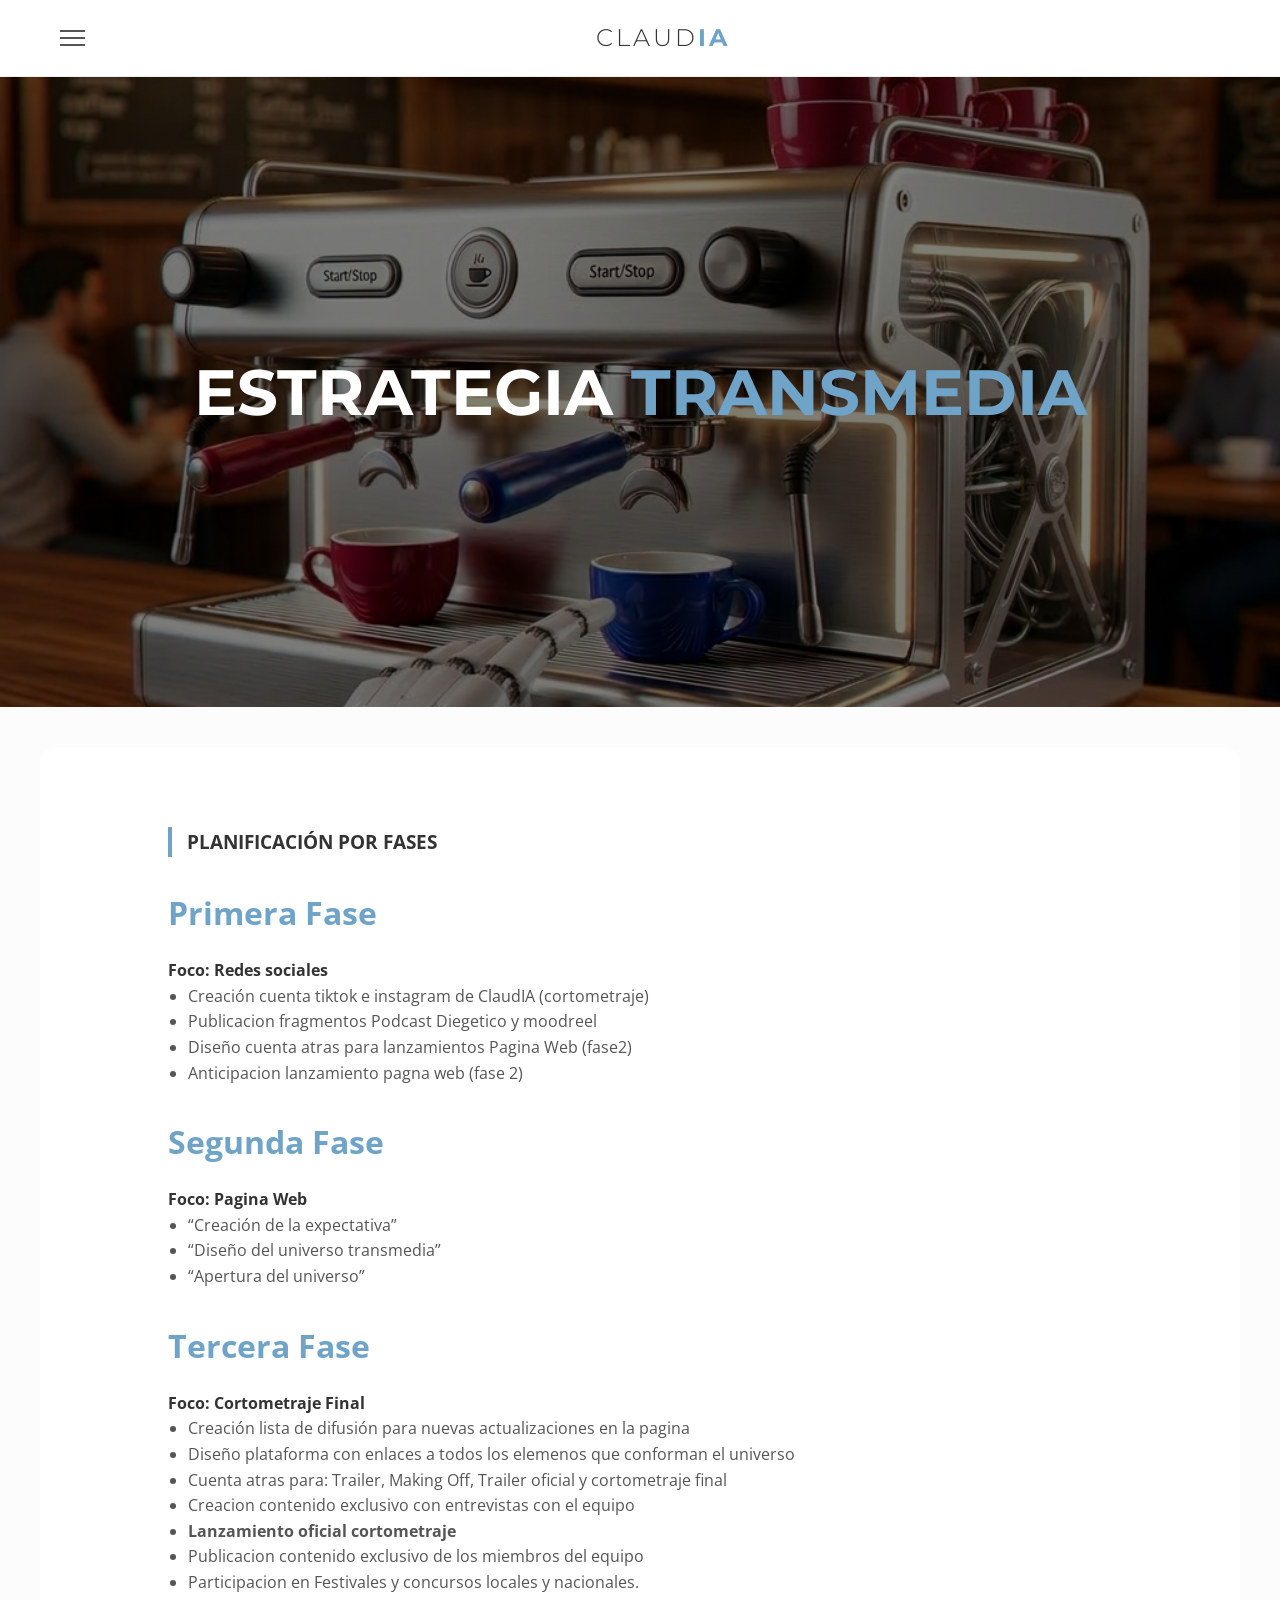
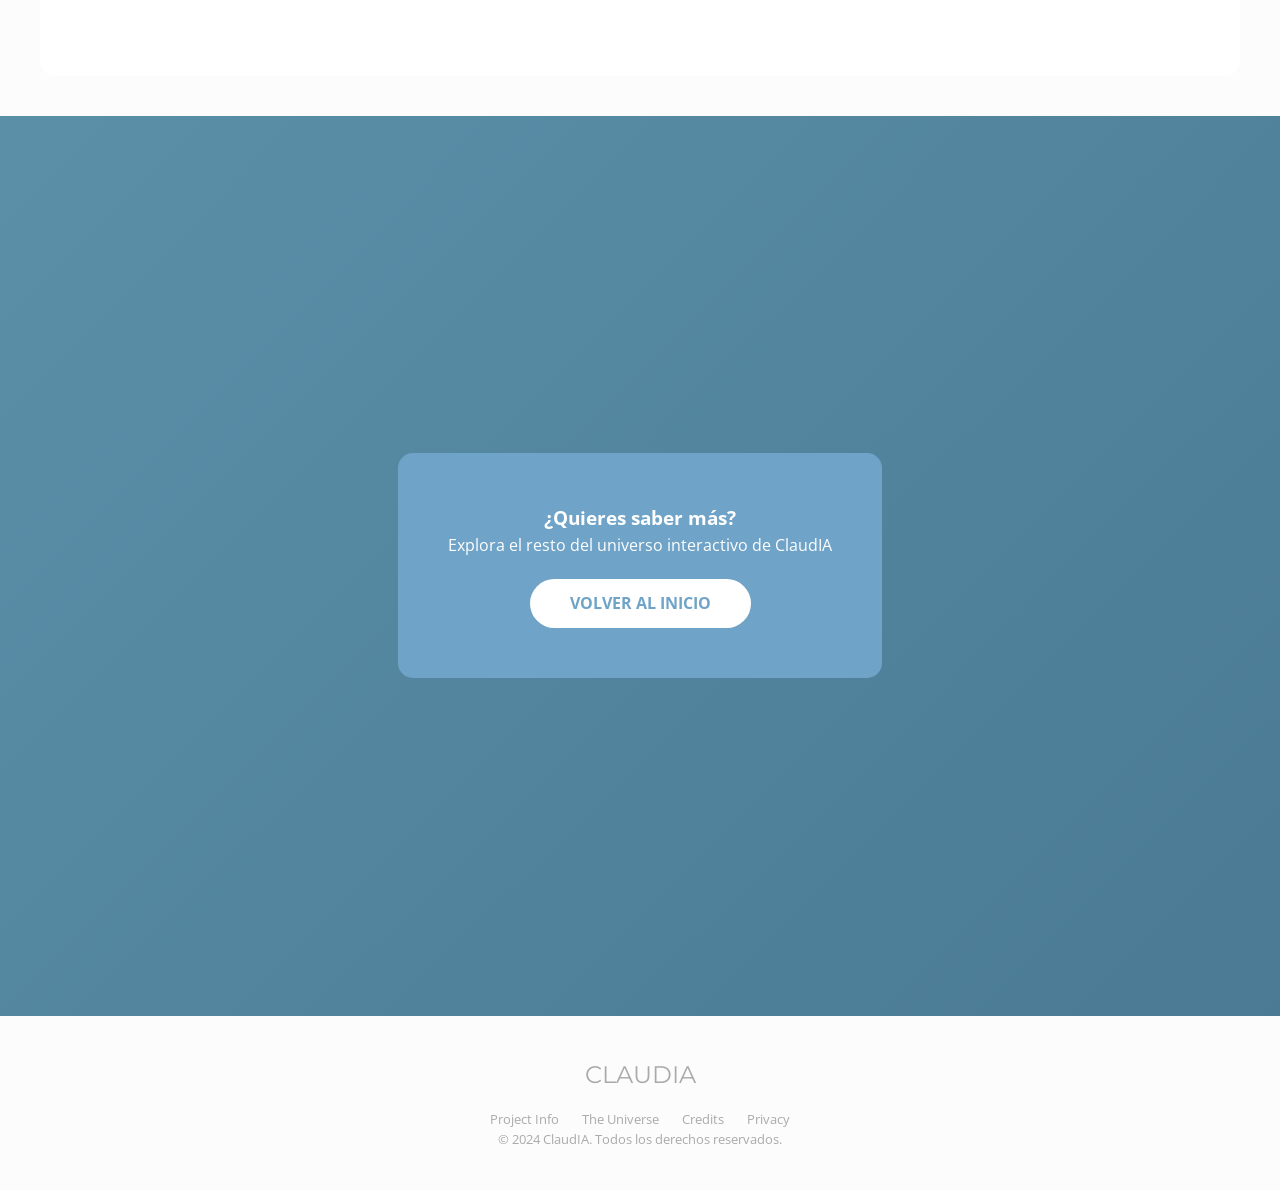
<file: estrategiatransmedia.html>
<!DOCTYPE html>
<html lang="es">
<head>
    <meta charset="UTF-8">
    <meta name="viewport" content="width=device-width, initial-scale=1.0">
    <title>ClaudIA - Estrategia Transmedia</title>
    <link rel="stylesheet" href="style.css">
    <link href="https://fonts.googleapis.com/css2?family=Montserrat:wght@300;400;700&family=Open+Sans:wght@300;400&display=swap" rel="stylesheet">
</head>

<body>

    <header>
        <nav class="navbar">
            <div class="menu-container">
                <div class="hamburger">
                    <span></span>
                    <span></span>
                    <span></span>
                    <ul class="dropdown-menu">
                        <li><a href="podcast.html">Podcast diegético</a></li>
                        <li><a href="moodreel.html">Moodreel 1</a></li>
                        <li><a href="vr.html">VR/3D</a></li>
                        <li><a href="cortometraje.html">Cortometraje</a></li>
                        <li><a href="sinopsis.html">Sinopsis</a></li>
                        <li><a href="estrategiatransmedia.html">Estrategia Transmedia</a></li>
                        <li class="special-link"><a href="index.html">Entra al universo de ClaudIA</a></li>
                    </ul>
                </div>
            </div>
            <div class="logo">
                <a href="index.html">
                    <h1>CLAUD<span>IA</span></h1>
                </a>
            </div>
            <div class="user-icon">
                <div class="circle-icon"></div>
            </div>
        </nav>
    </header>

<main>
  <!-- HERO SECTION -->
    <section class="hero" style="background-image: linear-gradient(rgba(0,0,0,0.5), rgba(0,0,0,0.5)), url('imagenes/cafetera.png');">
        <div class="hero-content">
            <h2>ESTRATEGIA <span>TRANSMEDIA</span></h2>
        </div>
    </section>  

    <!-- CONTENIDO (Usando tu clase .new-reality para que se vea igual que el resto) -->
    <section class="new-reality">
        <div class="section-title">
            <h3>PLANIFICACIÓN POR FASES</h3>
        </div>

        <div class="container-flex" style="flex-direction: column; align-items: flex-start; gap: 30px;">
            
            <!-- FASE 1 -->
            <div class="reality-text">
                <h3>Primera Fase</h3>
                <p><strong>Foco: Redes sociales</strong></p>
                <ul style="margin-left: 20px; color: #555;">
                    <li>Creación cuenta tiktok e instagram de ClaudIA (cortometraje)</li>
                    <li>Publicacion fragmentos Podcast Diegetico y moodreel</li>
                    <li>Diseño cuenta atras para lanzamientos Pagina Web (fase2)</li>
                    <li>Anticipacion lanzamiento pagna web (fase 2)</li>
                </ul>
            </div>

            <!-- FASE 2 -->
            <div class="reality-text">
                <h3>Segunda Fase</h3>
                <p><strong>Foco: Pagina Web</strong></p>
                <ul style="margin-left: 20px; color: #555;">
                    <li>“Creación de la expectativa”</li>
                    <li>“Diseño del universo transmedia”</li>
                    <li>“Apertura del universo”</li>
                </ul>
            </div>

            <!-- FASE 3 -->
            <div class="reality-text">
                <h3>Tercera Fase</h3>
                <p><strong>Foco: Cortometraje Final</strong></p>
                <ul style="margin-left: 20px; color: #555;">
                    <li>Creación lista de difusión para nuevas actualizaciones en la pagina</li>
                    <li>Diseño plataforma con enlaces a todos los elemenos que conforman el universo</li>
                    <li>Cuenta atras para: Trailer, Making Off, Trailer oficial y cortometraje final</li>
                    <li>Creacion contenido exclusivo con entrevistas con el equipo</li>
                    <li><strong>Lanzamiento oficial cortometraje</strong></li>
                    <li>Publicacion contenido exclusivo de los miembros del equipo</li>
                    <li>Participacion en Festivales y concursos locales y nacionales.</li>
                </ul>
            </div>

        </div>
    </section>

    <!-- BOTÓN DE ACCIÓN FINAL (Usando tu clase .cta-box) -->
    <section class="cta-section">
        <div class="cta-box">
            <h3>¿Quieres saber más?</h3>
            <p>Explora el resto del universo interactivo de ClaudIA</p>
            <a href="index.html" class="btn-empezar">VOLVER AL INICIO</a>
        </div>
    </section>
</main>

<footer>
    <div class="footer-logo">CLAUD<span>IA</span></div>
    <div class="footer-links">
        <a href="#">Project Info</a>
        <a href="#">The Universe</a>
        <a href="#">Credits</a>
        <a href="#">Privacy</a>
    </div>
    <p class="copyright">© 2024 ClaudIA. Todos los derechos reservados.</p>
</footer>

</body>
</html>
</file>
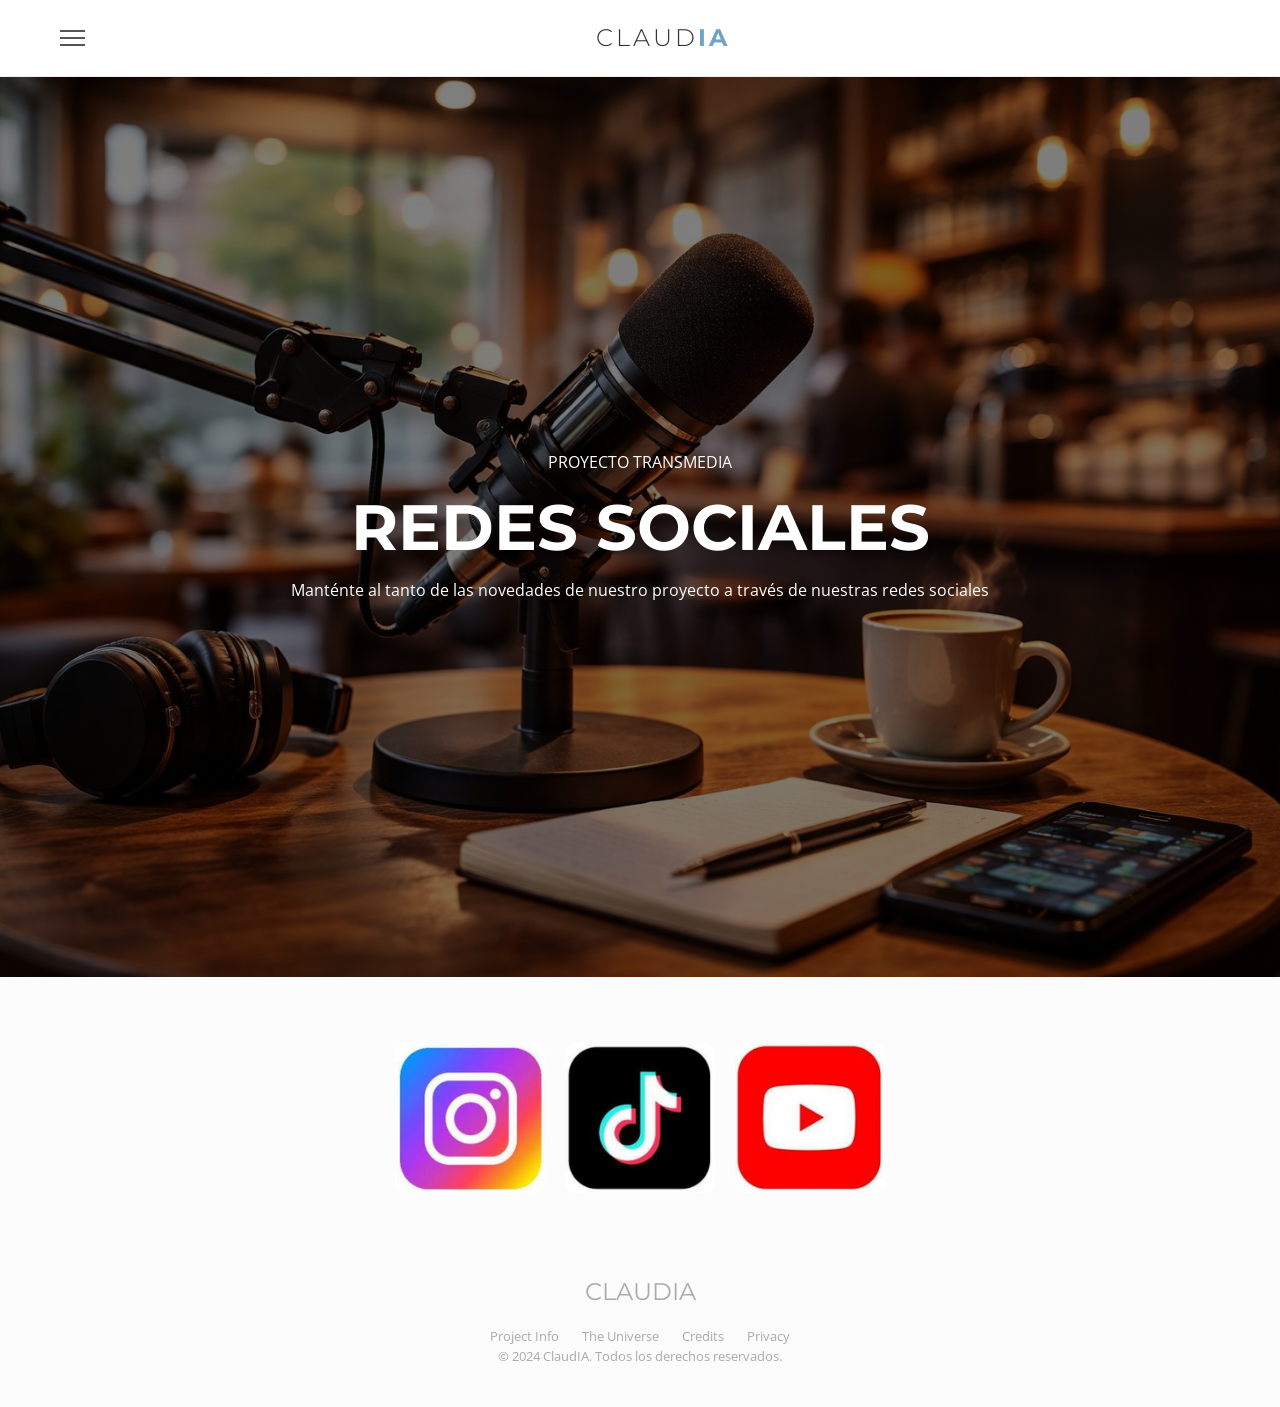
<file: redesociales.html>
<!DOCTYPE html>
<html lang="es">
<head>
    <meta charset="UTF-8">
    <meta name="viewport" content="width=device-width, initial-scale=1.0">
    <title>ClaudIA - Redes Sociales</title>

    <link rel="stylesheet" href="style.css">

    <!-- mismas fuentes del proyecto principal -->
    <link href="https://fonts.googleapis.com/css2?family=Montserrat:wght@300;400;700&family=Open+Sans:wght@300;400&display=swap" rel="stylesheet">
</head>

<body>

<!-- HEADER (IGUAL AL PROYECTO PRINCIPAL) -->
    <!-- HEADER / NAVIGATION -->
    <header>
        <nav class="navbar">
            <div class="menu-container">
                <div class="hamburger">
                    <span></span>
                    <span></span>
                    <span></span>
                    <!-- Menú Desplegable -->
                    <ul class="dropdown-menu">
                        <li><a href="podcast.html">Podcast diegético</a></li>
                        <li><a href="moodreel.html">Moodreel 1</a></li>
                        <li><a href="vr.html">VR/3D</a></li>
                        <li><a href="redesociales.html">Redes Sociales</a></li>
                        <li><a href="cortometraje.html">Cortometraje</a></li>
                        <li><a href="trailer.html">Trailer</a></li>
                        <li class="special-link"><a href="index.html">Entra al universo de ClaudIA</a></li>
                    </ul>
                </div>
            </div>
            <div class="logo">
                <a href="index.html">
                    <h1>CLAUD<span>IA</span></h1>
                </a>
            </div>
            <div class="user-icon">
                <div class="circle-icon"></div>
            </div>
        </nav>
    </header>    <div class="circle-icon"></div>
    
<main>

    <!-- HERO PODCAST (SIN INLINE CSS) -->
<section class="hero" style="
        background-image: linear-gradient(rgba(0,0,0,0.5), rgba(0,0,0,0.5)), url('imagenes/podcast portada.jpeg');
        background-size: cover;
        background-position: center;
        background-repeat: no-repeat;
        height: 100vh;
        display: flex;
        align-items: center;
        justify-content: center;
    ">
        <div class="hero-content">
            <p class="subtitle">PROYECTO TRANSMEDIA</p>
            <h2>REDES SOCIALES</h2>
            <p class="tagline">Manténte al tanto de las novedades de nuestro proyecto a través de nuestras redes sociales</p>
        </div>
</section>
<br>
<section>
 <div class="imagenes-redes">
    <img src="imagenes/instagram.png" alt="instagram">
    <img src="imagenes/tiktok.png" alt="tiktok">
    <img src="imagenes/youtube.png" alt="youtube">
</div>
</section>

    

</main>

<!-- FOOTER (IGUAL AL PROYECTO PRINCIPAL) -->
<footer>
    <div class="footer-logo">CLAUD<span>IA</span></div>

    <div class="footer-links">
        <a href="#">Project Info</a>
        <a href="#">The Universe</a>
        <a href="#">Credits</a>
        <a href="#">Privacy</a>
    </div>

    <p class="copyright">© 2024 ClaudIA. Todos los derechos reservados.</p>
</footer>

</body>
</html>
</file>
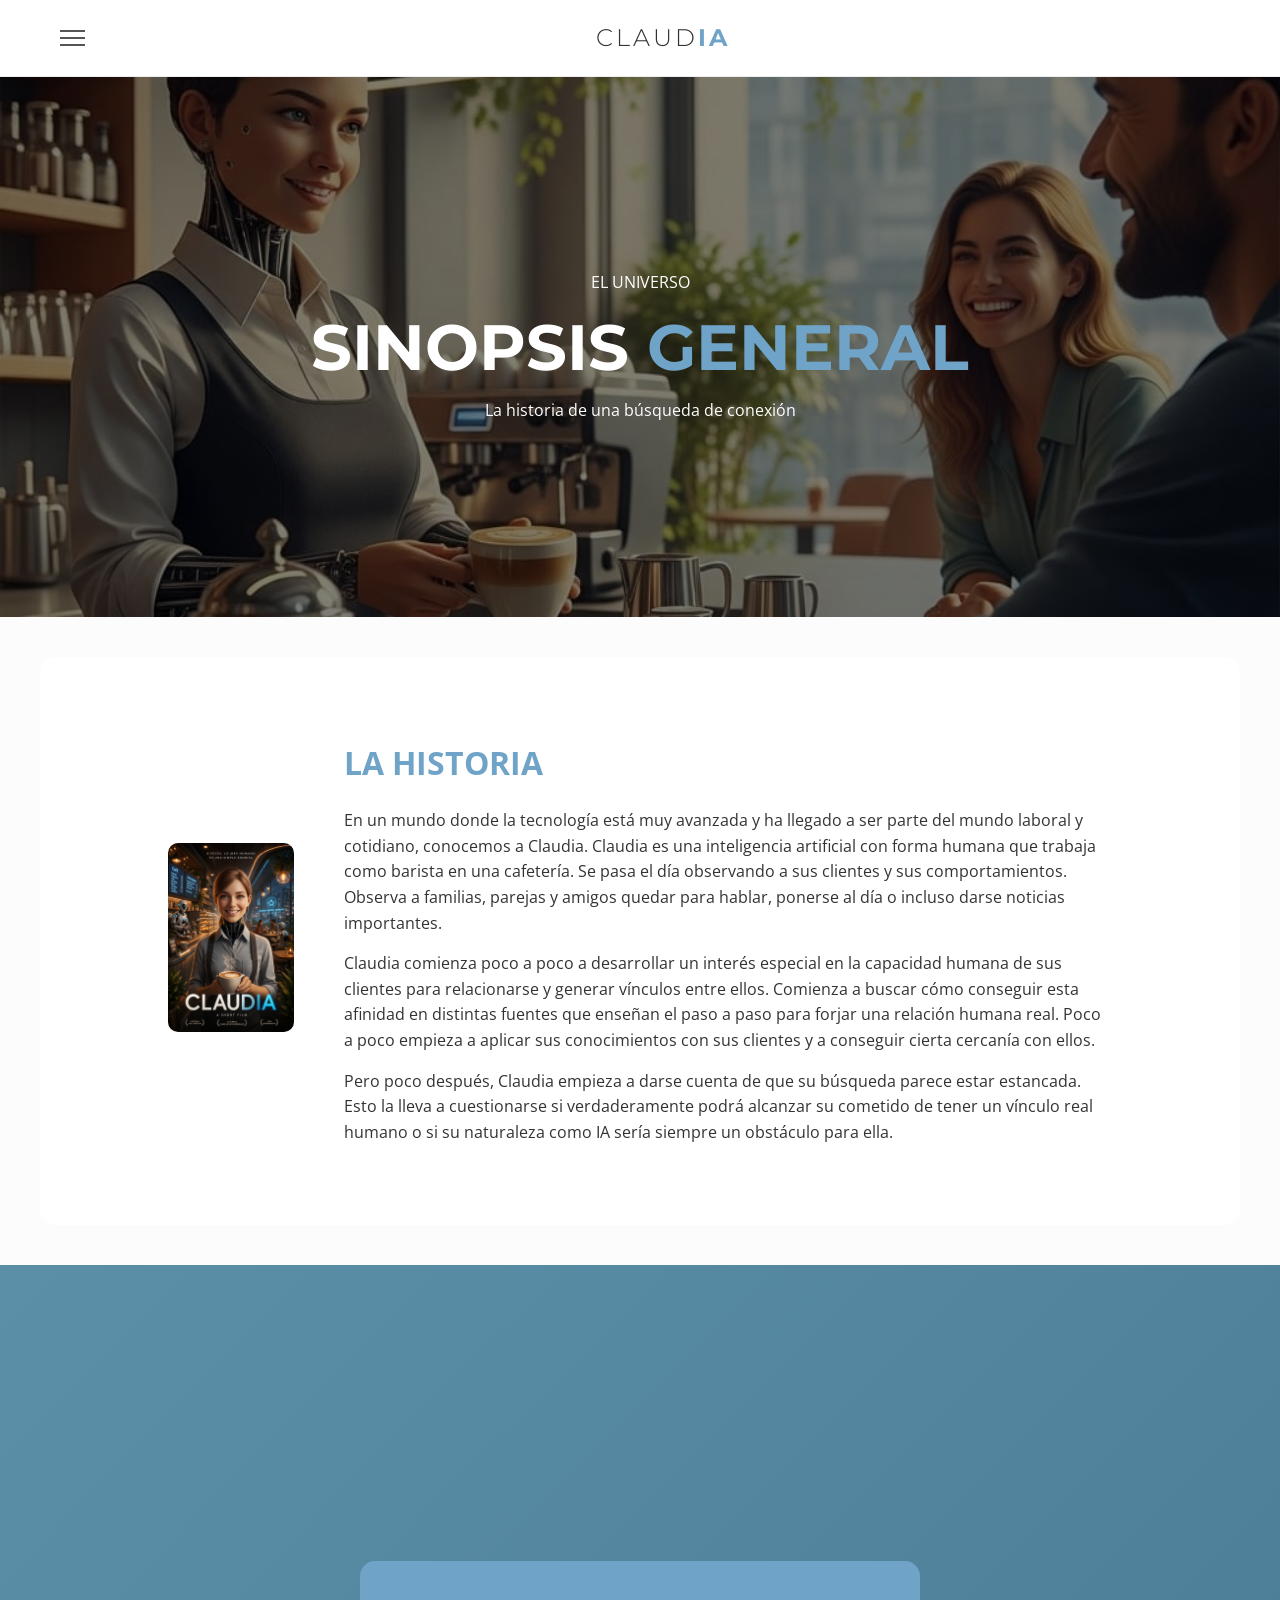
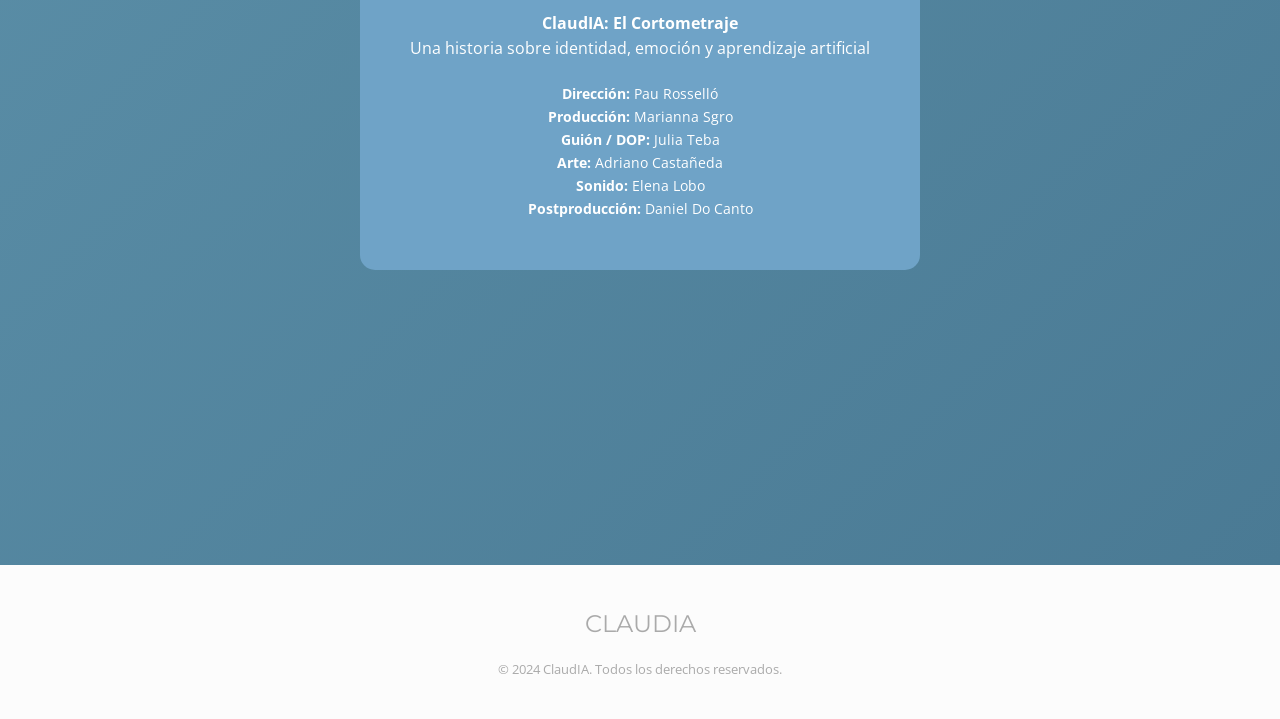
<file: sinopsis.html>
<!DOCTYPE html>
<html lang="es">
<head>
    <meta charset="UTF-8">
    <meta name="viewport" content="width=device-width, initial-scale=1.0">
    <title>ClaudIA - Sinopsis</title>
    <link rel="stylesheet" href="style.css">
    <link href="https://fonts.googleapis.com/css2?family=Montserrat:wght@300;400;600;700&family=Open+Sans:wght@300;400&display=swap" rel="stylesheet">
</head>

<body>
    <header>
        <nav class="navbar">
            <div class="menu-container">
                <div class="hamburger">
                    <span></span><span></span><span></span>
                    <ul class="dropdown-menu">
                        <li><a href="podcast.html">Podcast diegético</a></li>
                        <li><a href="moodreel.html">Moodreel 1</a></li>
                        <li><a href="vr.html">VR/3D</a></li>
                        <li><a href="cortometraje.html">Cortometraje</a></li>
                        <li><a href="sinopsis.html">Sinopsis</a></li>
                        <li><a href="estrategiatransmedia.html">Estrategia Transmedia</a></li>
                        <li class="special-link"><a href="index.html">Entra al universo de ClaudIA</a></li>
                    </ul>
                </div>
            </div>
            <div class="logo">
                <a href="index.html"><h1>CLAUD<span>IA</span></h1></a>
            </div>
            <div class="user-icon"><div class="circle-icon"></div></div>
        </nav>
    </header>

    <main>
        <!-- HERO SECTION -->
        <section class="hero" style="background-image: linear-gradient(rgba(0,0,0,0.5), rgba(0,0,0,0.5)), url('imagenes/trailer\ portada.jpg'); background-size: cover; background-position: center; height: 60vh; display: flex; align-items: center; justify-content: center;">
            <div class="hero-content">
                <p class="subtitle">EL UNIVERSO</p>
                <h2>SINOPSIS<span> GENERAL</span></h2>
                <p class="tagline">La historia de una búsqueda de conexión</p>
            </div>
        </section>

        <!-- CONTENIDO SINOPSIS -->
        <section class="new-reality">
            <div class="container-flex">
                <div class="reality-image">
                    <!-- He cambiado la imagen a una más general, si tienes otra mejor ponla aquí -->
                    <img src="imagenes/trailer-poster.png" alt="Sinopsis ClaudIA">
                </div>

                <div class="reality-text">
                    <h3>LA HISTORIA</h3>
                    <p>
                        En un mundo donde la tecnología está muy avanzada y ha llegado a ser parte del mundo laboral y cotidiano, conocemos a Claudia. Claudia es una inteligencia artificial con forma humana que trabaja como barista en una cafetería. Se pasa el día observando a sus clientes y sus comportamientos. Observa a familias, parejas y amigos quedar para hablar, ponerse al día o incluso darse noticias importantes.
                    </p>
                    <p style="margin-top: 15px;">
                        Claudia comienza poco a poco a desarrollar un interés especial en la capacidad humana de sus clientes para relacionarse y generar vínculos entre ellos. Comienza a buscar cómo conseguir esta afinidad en distintas fuentes que enseñan el paso a paso para forjar una relación humana real. Poco a poco empieza a aplicar sus conocimientos con sus clientes y a conseguir cierta cercanía con ellos.
                    </p>
                    <p style="margin-top: 15px;">
                        Pero poco después, Claudia empieza a darse cuenta de que su búsqueda parece estar estancada. Esto la lleva a cuestionarse si verdaderamente podrá alcanzar su cometido de tener un vínculo real humano o si su naturaleza como IA sería siempre un obstáculo para ella. 
                    </p>
                </div>
            </div>
        </section>

        <!-- BLOQUE INFO CRÉDITOS -->
        <section class="cta-section">
            <div class="cta-box">
                <h4>ClaudIA: El Cortometraje</h4>
                <p>Una historia sobre identidad, emoción y aprendizaje artificial</p>
                <div style="margin-top: 20px; font-size: 0.9rem; line-height: 1.6;">
                    <p><strong>Dirección:</strong> Pau Rosselló</p>
                    <p><strong>Producción:</strong> Marianna Sgro</p>
                    <p><strong>Guión / DOP:</strong> Julia Teba</p>
                    <p><strong>Arte:</strong> Adriano Castañeda</p>
                    <p><strong>Sonido:</strong> Elena Lobo</p>
                    <p><strong>Postproducción:</strong> Daniel Do Canto</p>
                </div>
            </div>
        </section>
    </main>

    <footer>
        <div class="footer-logo">CLAUD<span>IA</span></div>
        <p class="copyright">© 2024 ClaudIA. Todos los derechos reservados.</p>
    </footer>
</body>
</html>
</file>
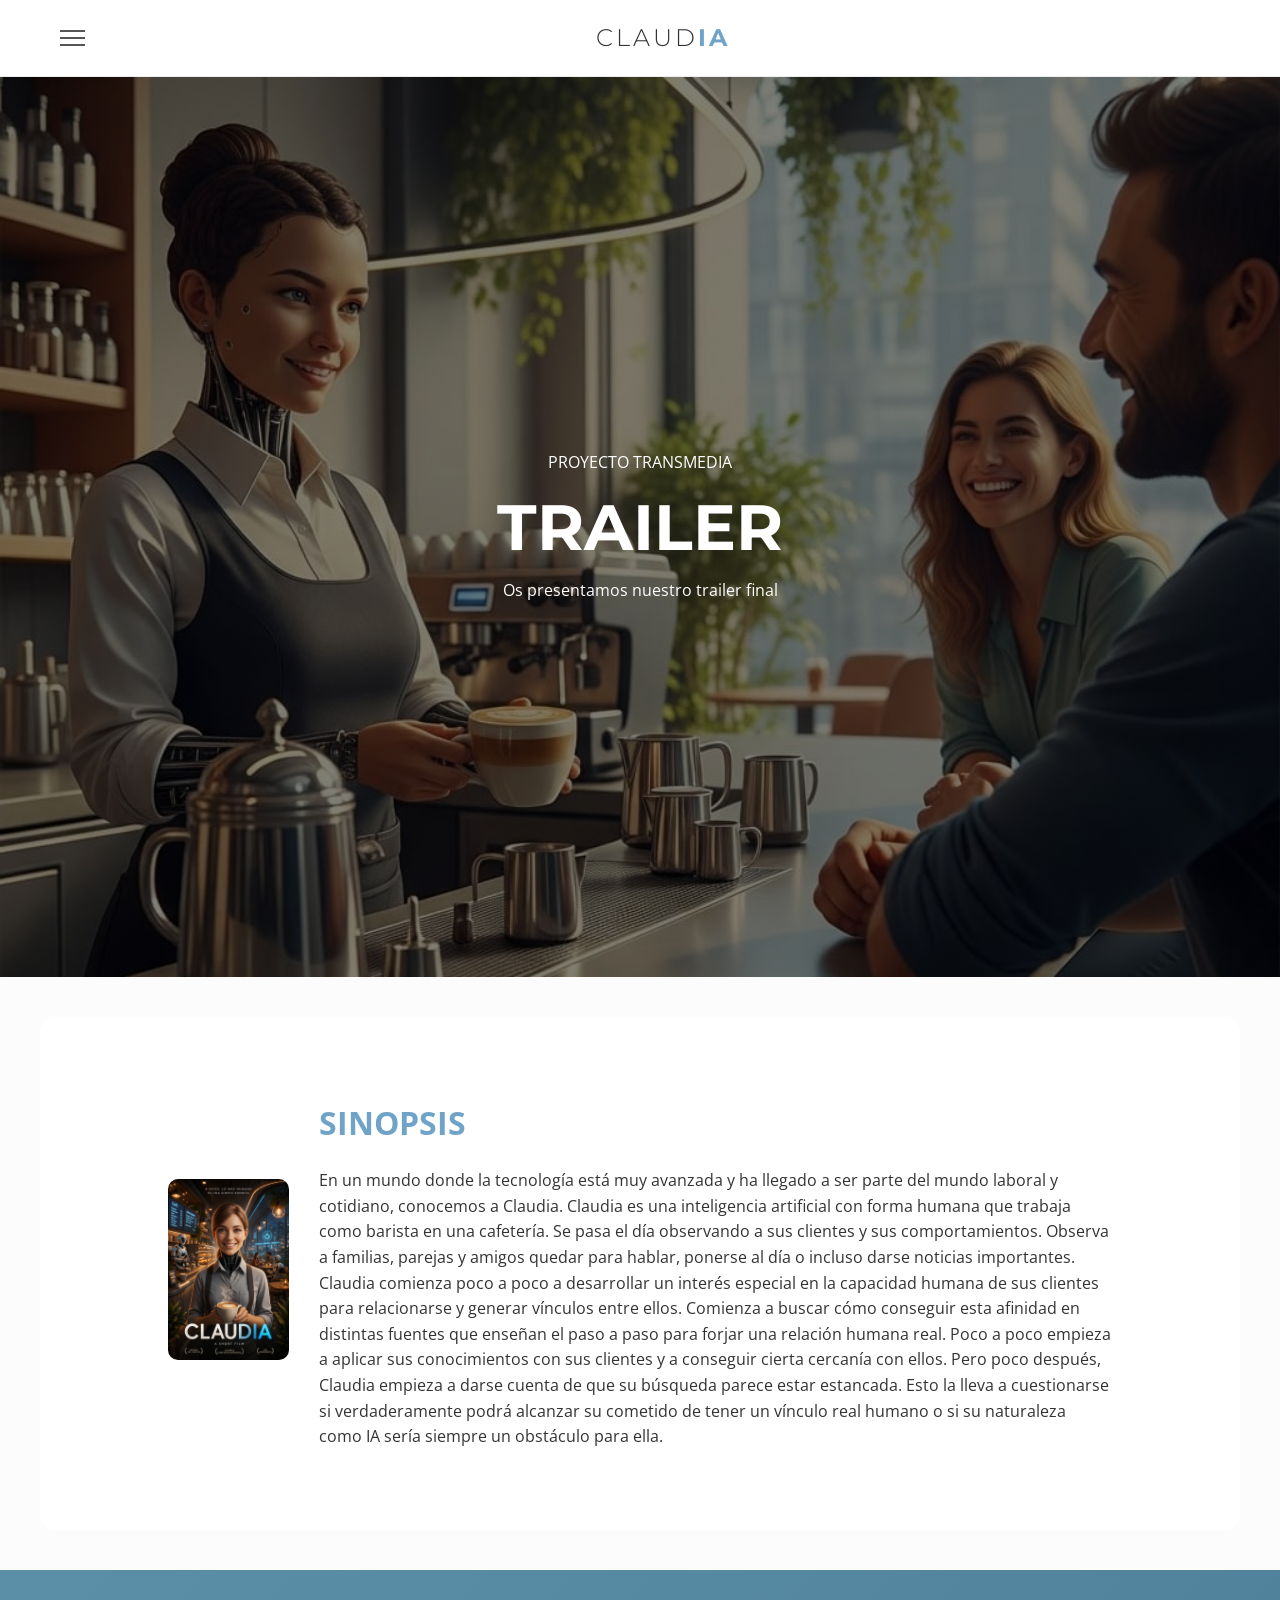
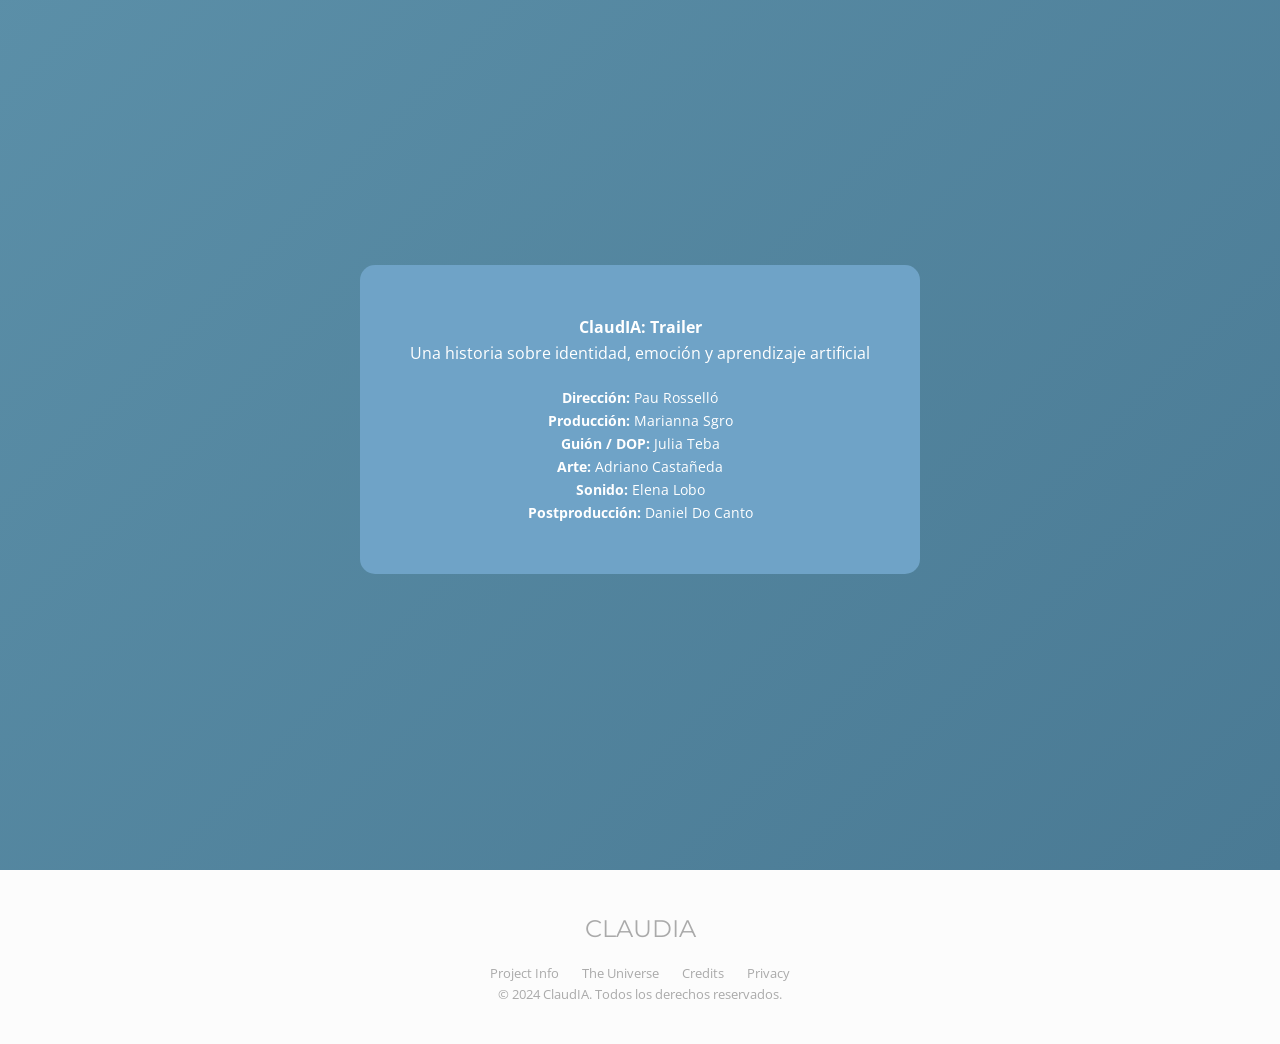
<file: trailer.html>
<!DOCTYPE html>
<html lang="es">
<head>
    <meta charset="UTF-8">
    <meta name="viewport" content="width=device-width, initial-scale=1.0">
    <title>ClaudIA - Trailer</title>

    <link rel="stylesheet" href="style.css">

    <!-- misma tipografía del proyecto -->
    <link href="https://fonts.googleapis.com/css2?family=Montserrat:wght@300;400;600;700&family=Open+Sans:wght@300;400&display=swap" rel="stylesheet">
</head>

<body>

<!-- HEADER (UNIFICADO CON EL PROYECTO) -->
      <!-- HEADER / NAVIGATION -->
    <header>
        <nav class="navbar">
            <div class="menu-container">
                <div class="hamburger">
                    <span></span>
                    <span></span>
                    <span></span>
                    <!-- Menú Desplegable -->
                    <ul class="dropdown-menu">
                        <li><a href="podcast.html">Podcast diegético</a></li>
                        <li><a href="moodreel.html">Moodreel 1</a></li>
                        <li><a href="vr.html">VR/3D</a></li>
                        <li><a href="redesociales.html">Redes Sociales</a></li>
                        <li><a href="cortometraje.html">Cortometraje</a></li>
                        <li><a href="trailer.html">Trailer</a></li>
                        <li class="special-link"><a href="index.html">Entra al universo de ClaudIA</a></li>
                    </ul>
                </div>
            </div>
            <div class="logo">
                <a href="index.html">
                    <h1>CLAUD<span>IA</span></h1>
                </a>
            </div>
            <div class="user-icon">
                <div class="circle-icon"></div>
            </div>
        </nav>
    </header>

    <main>


<main>

 <!-- HERO SECTION -->
    <section class="hero" style="
        background-image: linear-gradient(rgba(0,0,0,0.5), rgba(0,0,0,0.5)), url('imagenes/trailer\ portada.jpg');
        background-size: cover;
        background-position: center;
        background-repeat: no-repeat;
        height: 100vh;
        display: flex;
        align-items: center;
        justify-content: center;
    ">
        <div class="hero-content">
            <p class="subtitle">PROYECTO TRANSMEDIA</p>
            <h2>TRAILER</h2>
            <p class="tagline">Os presentamos nuestro trailer final</p>
        </div>
    </section>

<!-- VIDEO / CONTENIDO -->
<section class="new-reality">
    <div class="container-flex">

        <!-- POSTER -->
        <div class="reality-image-trailer">
            <img src="imagenes/trailer-poster.png" alt="Trailer ClaudIA">
        </div>

        <!-- SINOPSIS -->
        <div class="reality-text">
            <h3>SINOPSIS</h3>
            <p>
                En un mundo donde la tecnología está muy avanzada y ha llegado a ser parte del mundo laboral y cotidiano, conocemos a Claudia. Claudia es una inteligencia artificial con forma humana que trabaja como barista en una cafetería. Se pasa el día observando a sus clientes y sus comportamientos. Observa a familias, parejas y amigos quedar para hablar, ponerse al día o incluso darse noticias importantes. Claudia comienza poco a poco a desarrollar un interés especial en la capacidad humana de sus clientes para relacionarse y generar vínculos entre ellos. Comienza a buscar cómo conseguir esta afinidad en distintas fuentes que enseñan el paso a paso para forjar una relación humana real. Poco a poco empieza a aplicar sus conocimientos con sus clientes y a conseguir cierta cercanía con ellos. Pero poco después, Claudia empieza a darse cuenta de que su búsqueda parece estar estancada. Esto la lleva a cuestionarse si verdaderamente podrá alcanzar su cometido de tener un vínculo real humano o si su naturaleza como IA sería siempre un obstáculo para ella. 
            </p>
        </div>

    </div>
</section>

<!-- BLOQUE INFO -->
<section class="cta-section">
    <div class="cta-box">

        <h4>ClaudIA: Trailer</h4>
        <p>Una historia sobre identidad, emoción y aprendizaje artificial</p>

        <div style="margin-top: 20px; font-size: 0.9rem;">
            <p><strong>Dirección:</strong> Pau Rosselló</p>
            <p><strong>Producción:</strong> Marianna Sgro</p>
            <p><strong>Guión / DOP:</strong> Julia Teba</p>
            <p><strong>Arte:</strong> Adriano Castañeda</p>
            <p><strong>Sonido:</strong> Elena Lobo</p>
            <p><strong>Postproducción:</strong> Daniel Do Canto</p>
        </div>

    </div>
</section>

</main>

<!-- FOOTER (UNIFICADO) -->
<footer>
    <div class="footer-logo">CLAUD<span>IA</span></div>

    <div class="footer-links">
        <a href="#">Project Info</a>
        <a href="#">The Universe</a>
        <a href="#">Credits</a>
        <a href="#">Privacy</a>
    </div>

    <p class="copyright">© 2024 ClaudIA. Todos los derechos reservados.</p>
</footer>

</body>
</html>
</file>
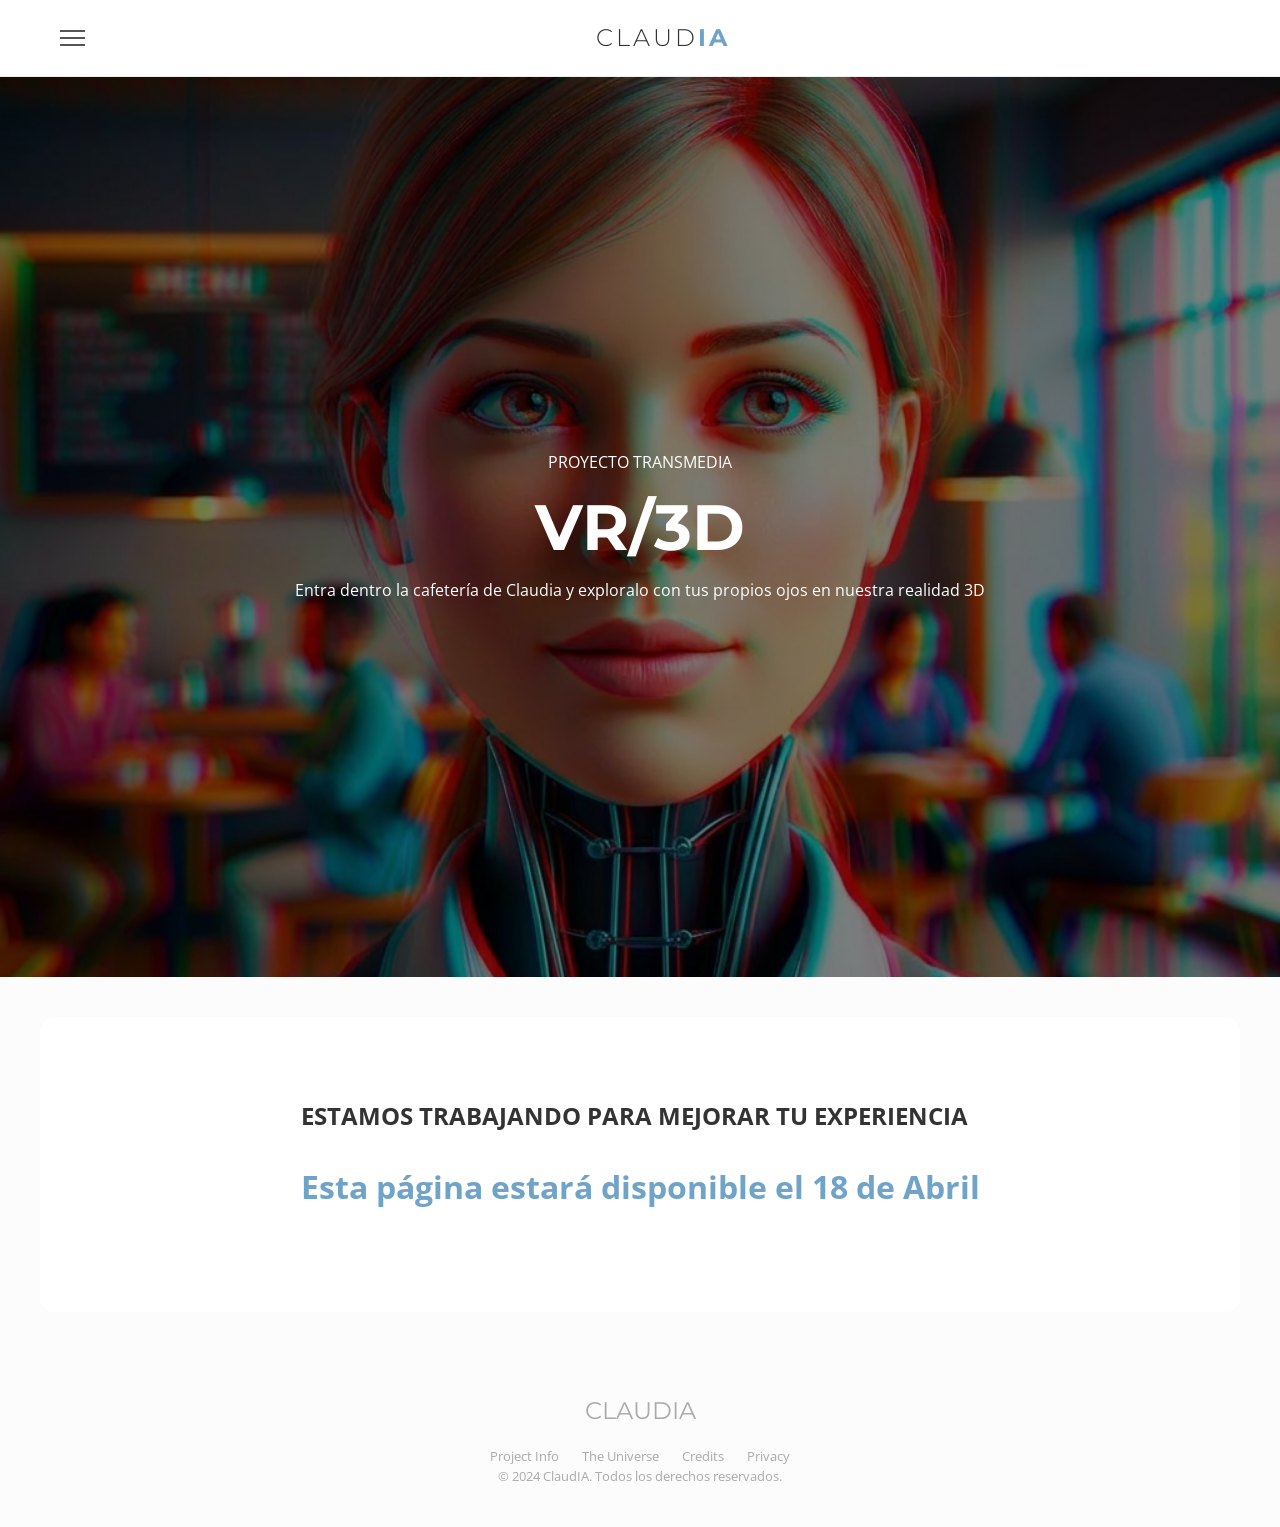
<file: vr.html>
<!DOCTYPE html>
<html lang="es">
<head>
    <meta charset="UTF-8">
    <meta name="viewport" content="width=device-width, initial-scale=1.0">
    <title>ClaudIA - Redes Sociales</title>

    <link rel="stylesheet" href="style.css">

    <!-- mismas fuentes del proyecto principal -->
    <link href="https://fonts.googleapis.com/css2?family=Montserrat:wght@300;400;700&family=Open+Sans:wght@300;400&display=swap" rel="stylesheet">
</head>

<body>

<!-- HEADER (IGUAL AL PROYECTO PRINCIPAL) -->
    <!-- HEADER / NAVIGATION -->
    <header>
        <nav class="navbar">
            <div class="menu-container">
                <div class="hamburger">
                    <span></span>
                    <span></span>
                    <span></span>
                    <!-- Menú Desplegable -->
                    <ul class="dropdown-menu">
                        <li><a href="podcast.html">Podcast diegético</a></li>
                        <li><a href="moodreel.html">Moodreel 1</a></li>
                        <li><a href="vr.html">VR/3D</a></li>
                        <li><a href="cortometraje.html">Cortometraje</a></li>
                        <li><a href="sinopsis.html">Sinopsis</a></li>
                        <li><a href="estrategiatransmedia.html">Estrategia Transmedia</a></li>
                        <li class="special-link"><a href="index.html">Entra al universo de ClaudIA</a></li>
                    </ul>
                </div>
            </div>
            <div class="logo">
                <a href="index.html">
                    <h1>CLAUD<span>IA</span></h1>
                </a>
            </div>
            <div class="user-icon">
                <div class="circle-icon"></div>
            </div>
        </nav>
    </header>    <div class="circle-icon"></div>
    
<main>

    <!-- HERO PODCAST (SIN INLINE CSS) -->
<section class="hero" style="
        background-image: linear-gradient(rgba(0,0,0,0.5), rgba(0,0,0,0.5)), url('imagenes/vrportada.png');
        background-size: cover;
        background-position: center;
        background-repeat: no-repeat;
        height: 100vh;
        display: flex;
        align-items: center;
        justify-content: center;
    ">
        <div class="hero-content">
            <p class="subtitle">PROYECTO TRANSMEDIA</p>
            <h2>VR/3D</h2>
            <p class="tagline">Entra dentro la cafetería de Claudia y exploralo con tus propios ojos en nuestra realidad 3D</p>
        </div>
</section>

<section class="new-reality">
        <div class="container-flex">
            <div class="next-work-text">
                <h1>ESTAMOS TRABAJANDO PARA MEJORAR TU EXPERIENCIA</h1>
                <br>
                <h3>Esta página estará disponible el 18 de Abril</h3>
            </div>

        </div>
    </section>

</main>

<!-- FOOTER (IGUAL AL PROYECTO PRINCIPAL) -->
<footer>
    <div class="footer-logo">CLAUD<span>IA</span></div>

    <div class="footer-links">
        <a href="#">Project Info</a>
        <a href="#">The Universe</a>
        <a href="#">Credits</a>
        <a href="#">Privacy</a>
    </div>

    <p class="copyright">© 2024 ClaudIA. Todos los derechos reservados.</p>
</footer>

</body>
</html>
</file>
<file: style.css>
/* GENERAL STYLES */
* {
    margin: 0;
    padding: 0;
    box-sizing: border-box;
}

body {
    font-family: 'Open Sans', sans-serif;
    background-color: #fcfcfc;
    color: #333;
    line-height: 1.6;
}

/* NAVIGATION & DROPDOWN */
header {
    background: #fff;
    padding: 15px 50px;
    border-bottom: 1px solid #eee;
    position: sticky;
    top: 0;
    z-index: 1000;
}

.navbar {
    display: flex;
    justify-content: space-between;
    align-items: center;
}

.hamburger {
    cursor: pointer;
    position: relative;
    padding: 10px;
}

.hamburger span {
    display: block;
    width: 25px;
    height: 2px;
    background: #555;
    margin: 5px 0;
}

/* Hover Menu Logic */
.dropdown-menu {
    display: none;
    position: absolute;
    top: 100%;
    left: 0;
    background: white;
    box-shadow: 0 8px 16px rgba(0,0,0,0.1);
    list-style: none;
    min-width: 250px;
    padding: 10px 0;
}

.hamburger:hover .dropdown-menu {
    display: block;
}

.dropdown-menu li a {
    display: block;
    padding: 12px 20px;
    text-decoration: none;
    color: #333;
    transition: background 0.3s;
}

.dropdown-menu li a:hover {
    background: #f0f7ff;
    color: #6fa3c7;
}

.special-link {
    border-top: 1px solid #eee;
    font-weight: bold;
}

.logo h1 {
    font-family: 'Montserrat', sans-serif;
    letter-spacing: 3px;
    font-weight: 300;
}

.logo span {
    color: #6fa3c7;
    font-weight: bold;
}

.logo a {
    text-decoration: none;
    color: inherit;
}

/* HERO SECTION */
.hero {
    height: 70vh;
    background: linear-gradient(rgba(0,0,0,0.1), rgba(0,0,0,0.1)), url('img/hero.jpg');
    background-size: cover;
    background-position: center;
    display: flex;
    align-items: center;
    justify-content: center;
    text-align: center;
    color: white;
}

.hero-content h2 {
    font-size: 4rem;
    font-family: 'Montserrat';
}

.hero-content h2 span { color: #6fa3c7; }

/* NUEVA REALIDAD */
.new-reality {
    padding: 80px 10%;
    background: white;
    margin: 40px;
    border-radius: 15px;
}

.container-flex {
    display: flex;
    align-items: center;
    gap: 50px;
    justify-content: center;
}

.cta-section {
  min-height: 100vh;
  display: flex;
  align-items: center;
  justify-content: center;
  padding: 2rem;
  background: linear-gradient(135deg, #5b8fa8 0%, #4a7a94 100%);
}

.contact-card {
  background: #fff;
  border-radius: 20px;
  padding: 2.5rem 2rem;
  width: 100%;
  max-width: 480px;
  box-shadow: 0 8px 32px rgba(0,0,0,0.08);
}

.contact-icon {
  width: 52px;
  height: 52px;
  border-radius: 14px;
  background: #e6f1fb;
  display: flex;
  align-items: center;
  justify-content: center;
  margin: 0 auto 1.25rem;
}

.contact-card h4 {
  text-align: center;
  font-size: 20px;
  font-weight: 600;
  color: #1a1a2e;
  margin-bottom: 4px;
}

.contact-subtitle {
  text-align: center;
  font-size: 14px;
  color: #6b7280;
  margin-bottom: 1.75rem;
}

.form-row-2 {
  display: grid;
  grid-template-columns: 1fr 1fr;
  gap: 12px;
}

.field {
  margin-bottom: 14px;
}

.field label {
  display: block;
  font-size: 12px;
  font-weight: 600;
  color: #6b7280;
  margin-bottom: 5px;
  text-transform: uppercase;
  letter-spacing: 0.04em;
}

.field input,
.field textarea {
  width: 100%;
  padding: 10px 14px;
  border: 1px solid #e5e7eb;
  border-radius: 8px;
  font-size: 14px;
  background: #f9fafb;
  color: #1a1a2e;
  outline: none;
  transition: border-color 0.15s, box-shadow 0.15s;
  resize: none;
}

.field input:focus,
.field textarea:focus {
  border-color: #378add;
  box-shadow: 0 0 0 3px rgba(55,138,221,0.12);
  background: #fff;
}

.btn-enviar {
  width: 100%;
  margin-top: 8px;
  padding: 12px;
  border-radius: 8px;
  border: none;
  background: #185fa5;
  color: #fff;
  font-size: 14px;
  font-weight: 600;
  letter-spacing: 0.06em;
  cursor: pointer;
  transition: background 0.15s;
}

.btn-enviar:hover {
  background: #0c447c;
}

@media (max-width: 480px) {
  .form-row-2 {
    grid-template-columns: 1fr;
  }
}

.reality-image img {
    width: 100%;
    max-width: 500px;
    border-radius: 10px;
}

.moodreel {
    padding: 40px 10%;
    background: white;
}

.moodreel video {
    border-radius: 10px;
    display: block;
}

.reality-image-trailer img {
    width: 120%;
    height: auto;
    max-width: 2000px;
    border-radius: 10px;
}

.imagenes-redes {
    display: flex;
    gap: 20px;
    padding: 40px 10%;
    justify-content: center;
}

.imagenes-redes img {    /* ← cambia .imagenes-paralelo por .imagenes-redes */
    width: 150px;
    height: 150px;
    object-fit: cover;
    border-radius: 10px;
}

.reality-text h3 {
    color: #6fa3c7;
    font-size: 2rem;
    margin-bottom: 20px;
}

.next-work-text h3 {
    color: #6fa3c7;
    font-size: 2rem;
    margin-bottom: 20px;
    text-align: center;
}

/* GRID DE PRODUCTOS */
.universe-products {
    padding: 40px 10%;
    background-color: #f4f7f9;
}

.section-title {
    border-left: 4px solid #6fa3c7;
    padding-left: 15px;
    margin-bottom: 30px;
}

.products-grid {
    display: grid;
    grid-template-columns: repeat(3, 1fr);
    gap: 20px;
}

.card {
    position: relative;
    overflow: hidden;
    border-radius: 10px;
    height: 200px;
    text-decoration: none;
    color: white;
    transition: transform 0.4s ease, box-shadow 0.4s ease;
}

.card img {
    width: 100%;
    height: 100%;
    object-fit: cover;
    transition: transform 0.5s ease;
}

.card-info {
    position: absolute;
    bottom: 0;
    padding: 20px;
    background: linear-gradient(transparent, rgba(0,0,0,0.8));
    width: 100%;
}

/* Animación de Tarjetas al pasar el ratón */
.card:hover {
    transform: translateY(-10px);
    box-shadow: 0 15px 30px rgba(0,0,0,0.2);
}

.card:hover img {
    transform: scale(1.1);
}

/* CTA SECTION */
.cta-section {
    padding: 60px 10%;
    text-align: center;
}

.cta-box {
    background: #6fa3c7;
    color: white;
    padding: 50px;
    border-radius: 15px;
}

.btn-empezar {
    display: inline-block;
    margin-top: 20px;
    padding: 12px 40px;
    background: white;
    color: #6fa3c7;
    text-decoration: none;
    border-radius: 25px;
    font-weight: bold;
    transition: 0.3s;
}

.btn-empezar:hover {
    background: #f0f0f0;
    transform: scale(1.05);
}

/* BOTTOM NAV & FOOTER */
.bottom-nav {
    display: flex;
    justify-content: center;
    gap: 40px;
    padding: 20px;
    background: white;
    border-top: 1px solid #eee;
}

.bottom-nav a {
    text-decoration: none;
    color: #999;
    font-size: 0.8rem;
    text-transform: uppercase;
}

footer {
    text-align: center;
    padding: 40px;
    font-size: 0.8rem;
    color: #aaa;
}

.footer-logo {
    font-family: 'Montserrat';
    font-size: 1.5rem;
    margin-bottom: 15px;
}

.footer-links a {
    margin: 0 10px;
    color: #aaa;
    text-decoration: none;
}
</file>
